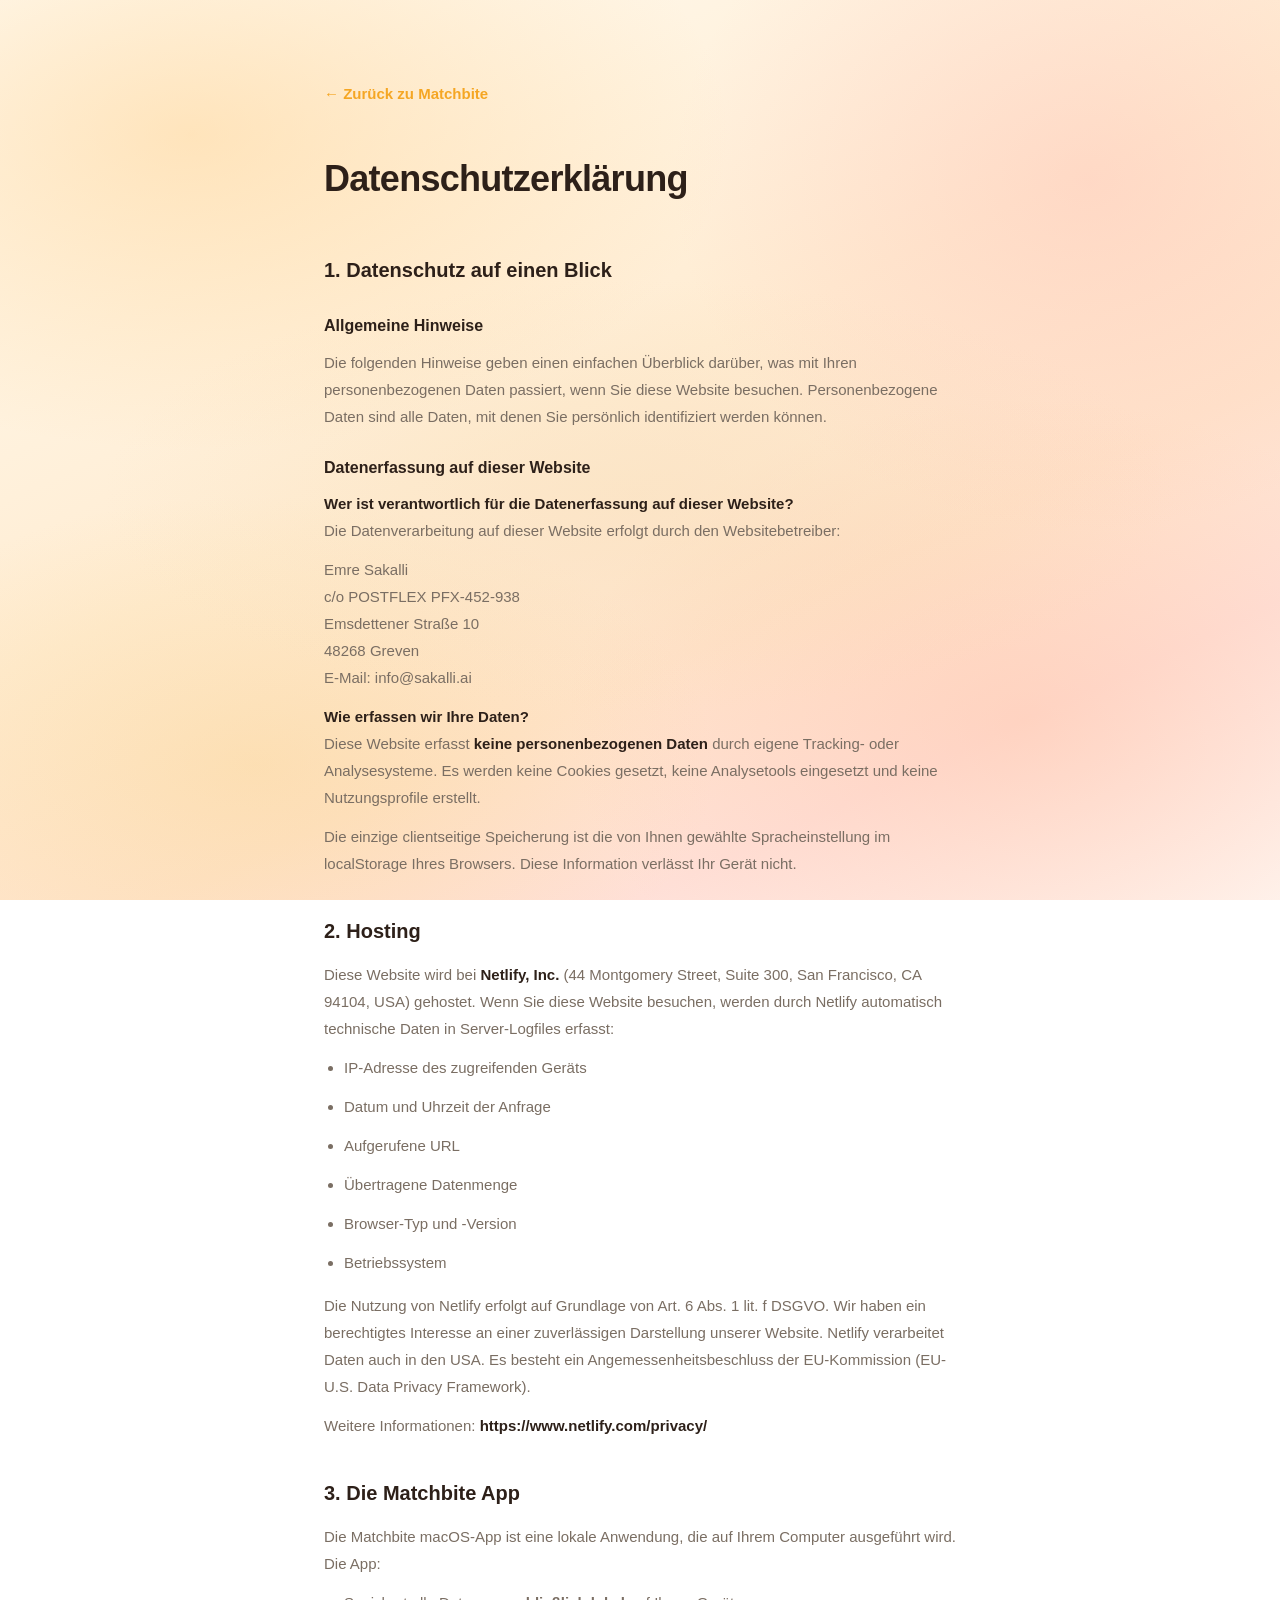
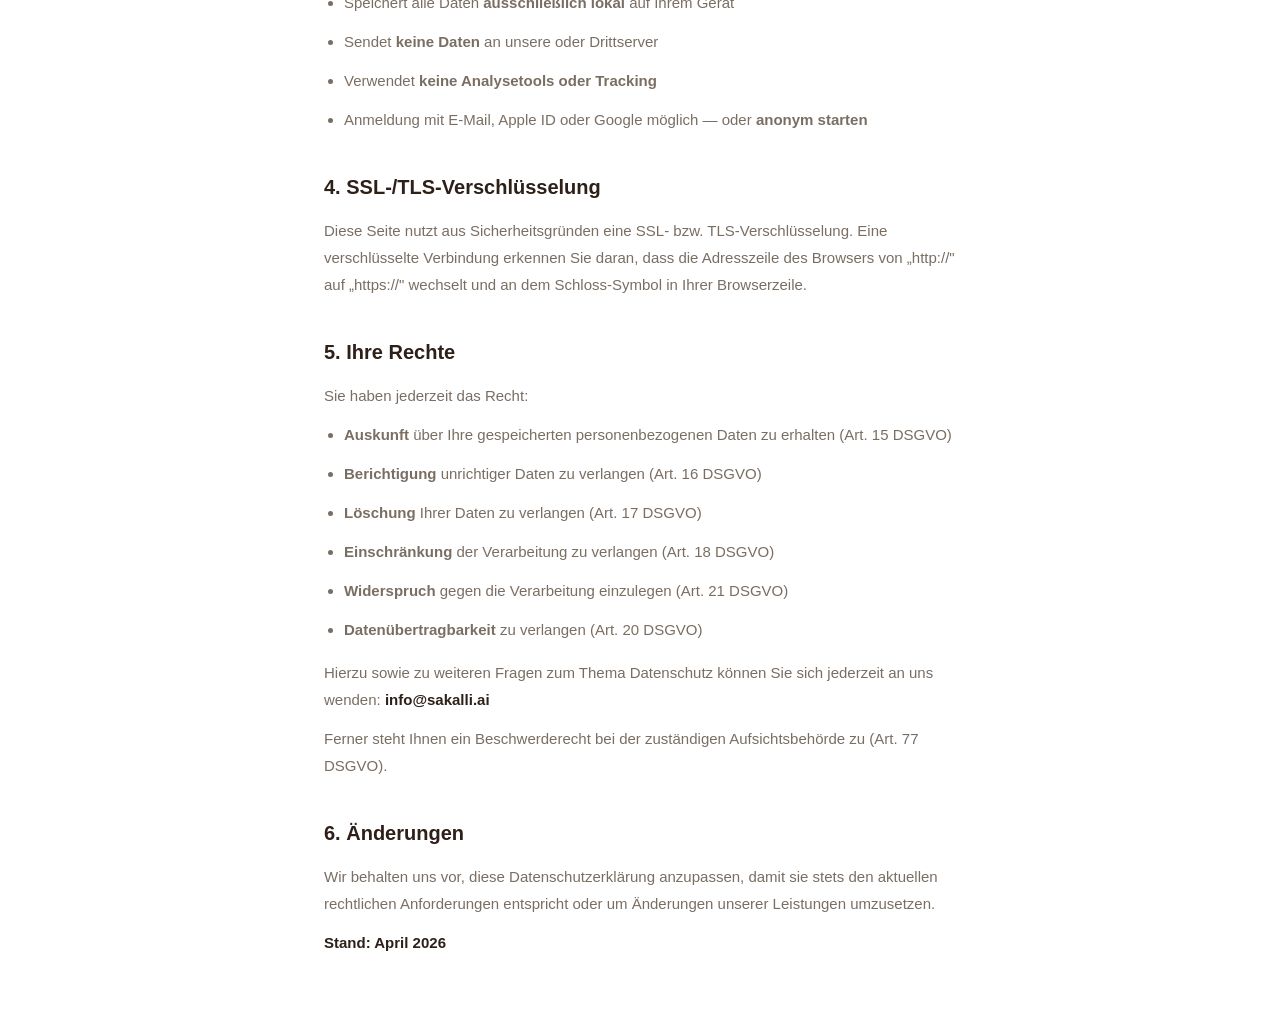
<file: datenschutz.html>
<!DOCTYPE html>
<html lang="de">
<head>
    <meta charset="UTF-8">
    <meta name="viewport" content="width=device-width, initial-scale=1.0">
    <title>Datenschutzerklärung — Matchbite</title>
    <meta name="robots" content="noindex">
    <link rel="stylesheet" href="css/style.css">
    <link rel="icon" type="image/png" sizes="32x32" href="assets/favicon-32x32.png">
    <style>
        body { overflow: auto; height: auto; }
        .legal-page {
            max-width: 680px;
            margin: 0 auto;
            padding: 80px 24px 60px;
            line-height: 1.8;
        }
        .legal-page a.back {
            display: inline-block;
            margin-bottom: 40px;
            color: var(--amber);
            font-weight: 600;
            font-size: 15px;
        }
        .legal-page a.back:hover { text-decoration: underline; }
        .legal-page h1 {
            font-size: 36px;
            font-weight: 800;
            letter-spacing: -0.02em;
            margin-bottom: 40px;
        }
        .legal-page h2 {
            font-size: 20px;
            font-weight: 700;
            margin-top: 36px;
            margin-bottom: 12px;
        }
        .legal-page h3 {
            font-size: 16px;
            font-weight: 600;
            margin-top: 24px;
            margin-bottom: 8px;
        }
        .legal-page p, .legal-page li { margin-bottom: 12px; color: var(--text-muted); font-size: 15px; }
        .legal-page p strong { color: var(--text-dark); }
        .legal-page ul { padding-left: 20px; margin-bottom: 16px; }
    </style>
</head>
<body>
    <div class="legal-page">
        <a href="/" class="back">&larr; Zurück zu Matchbite</a>
        <h1>Datenschutzerklärung</h1>

        <h2>1. Datenschutz auf einen Blick</h2>

        <h3>Allgemeine Hinweise</h3>
        <p>
            Die folgenden Hinweise geben einen einfachen Überblick darüber, was mit Ihren personenbezogenen Daten passiert, wenn Sie diese Website besuchen. Personenbezogene Daten sind alle Daten, mit denen Sie persönlich identifiziert werden können.
        </p>

        <h3>Datenerfassung auf dieser Website</h3>
        <p>
            <strong>Wer ist verantwortlich für die Datenerfassung auf dieser Website?</strong><br>
            Die Datenverarbeitung auf dieser Website erfolgt durch den Websitebetreiber:
        </p>
        <p>
            Emre Sakalli<br>
            c/o POSTFLEX PFX-452-938<br>
            Emsdettener Straße 10<br>
            48268 Greven<br>
            E-Mail: info@sakalli.ai
        </p>

        <p>
            <strong>Wie erfassen wir Ihre Daten?</strong><br>
            Diese Website erfasst <strong>keine personenbezogenen Daten</strong> durch eigene Tracking- oder Analysesysteme. Es werden keine Cookies gesetzt, keine Analysetools eingesetzt und keine Nutzungsprofile erstellt.
        </p>
        <p>
            Die einzige clientseitige Speicherung ist die von Ihnen gewählte Spracheinstellung im localStorage Ihres Browsers. Diese Information verlässt Ihr Gerät nicht.
        </p>

        <h2>2. Hosting</h2>
        <p>
            Diese Website wird bei <strong>Netlify, Inc.</strong> (44 Montgomery Street, Suite 300, San Francisco, CA 94104, USA) gehostet. Wenn Sie diese Website besuchen, werden durch Netlify automatisch technische Daten in Server-Logfiles erfasst:
        </p>
        <ul>
            <li>IP-Adresse des zugreifenden Geräts</li>
            <li>Datum und Uhrzeit der Anfrage</li>
            <li>Aufgerufene URL</li>
            <li>Übertragene Datenmenge</li>
            <li>Browser-Typ und -Version</li>
            <li>Betriebssystem</li>
        </ul>
        <p>
            Die Nutzung von Netlify erfolgt auf Grundlage von Art. 6 Abs. 1 lit. f DSGVO. Wir haben ein berechtigtes Interesse an einer zuverlässigen Darstellung unserer Website. Netlify verarbeitet Daten auch in den USA. Es besteht ein Angemessenheitsbeschluss der EU-Kommission (EU-U.S. Data Privacy Framework).
        </p>
        <p>
            Weitere Informationen: <strong>https://www.netlify.com/privacy/</strong>
        </p>

        <h2>3. Die Matchbite App</h2>
        <p>
            Die Matchbite macOS-App ist eine lokale Anwendung, die auf Ihrem Computer ausgeführt wird. Die App:
        </p>
        <ul>
            <li>Speichert alle Daten <strong>ausschließlich lokal</strong> auf Ihrem Gerät</li>
            <li>Sendet <strong>keine Daten</strong> an unsere oder Drittserver</li>
            <li>Verwendet <strong>keine Analysetools oder Tracking</strong></li>
            <li>Anmeldung mit E-Mail, Apple ID oder Google möglich — oder <strong>anonym starten</strong></li>
        </ul>

        <h2>4. SSL-/TLS-Verschlüsselung</h2>
        <p>
            Diese Seite nutzt aus Sicherheitsgründen eine SSL- bzw. TLS-Verschlüsselung. Eine verschlüsselte Verbindung erkennen Sie daran, dass die Adresszeile des Browsers von „http://" auf „https://" wechselt und an dem Schloss-Symbol in Ihrer Browserzeile.
        </p>

        <h2>5. Ihre Rechte</h2>
        <p>Sie haben jederzeit das Recht:</p>
        <ul>
            <li><strong>Auskunft</strong> über Ihre gespeicherten personenbezogenen Daten zu erhalten (Art. 15 DSGVO)</li>
            <li><strong>Berichtigung</strong> unrichtiger Daten zu verlangen (Art. 16 DSGVO)</li>
            <li><strong>Löschung</strong> Ihrer Daten zu verlangen (Art. 17 DSGVO)</li>
            <li><strong>Einschränkung</strong> der Verarbeitung zu verlangen (Art. 18 DSGVO)</li>
            <li><strong>Widerspruch</strong> gegen die Verarbeitung einzulegen (Art. 21 DSGVO)</li>
            <li><strong>Datenübertragbarkeit</strong> zu verlangen (Art. 20 DSGVO)</li>
        </ul>
        <p>
            Hierzu sowie zu weiteren Fragen zum Thema Datenschutz können Sie sich jederzeit an uns wenden: <strong>info@sakalli.ai</strong>
        </p>
        <p>
            Ferner steht Ihnen ein Beschwerderecht bei der zuständigen Aufsichtsbehörde zu (Art. 77 DSGVO).
        </p>

        <h2>6. Änderungen</h2>
        <p>
            Wir behalten uns vor, diese Datenschutzerklärung anzupassen, damit sie stets den aktuellen rechtlichen Anforderungen entspricht oder um Änderungen unserer Leistungen umzusetzen.
        </p>
        <p><strong>Stand: April 2026</strong></p>
    </div>
</body>
</html>
</file>
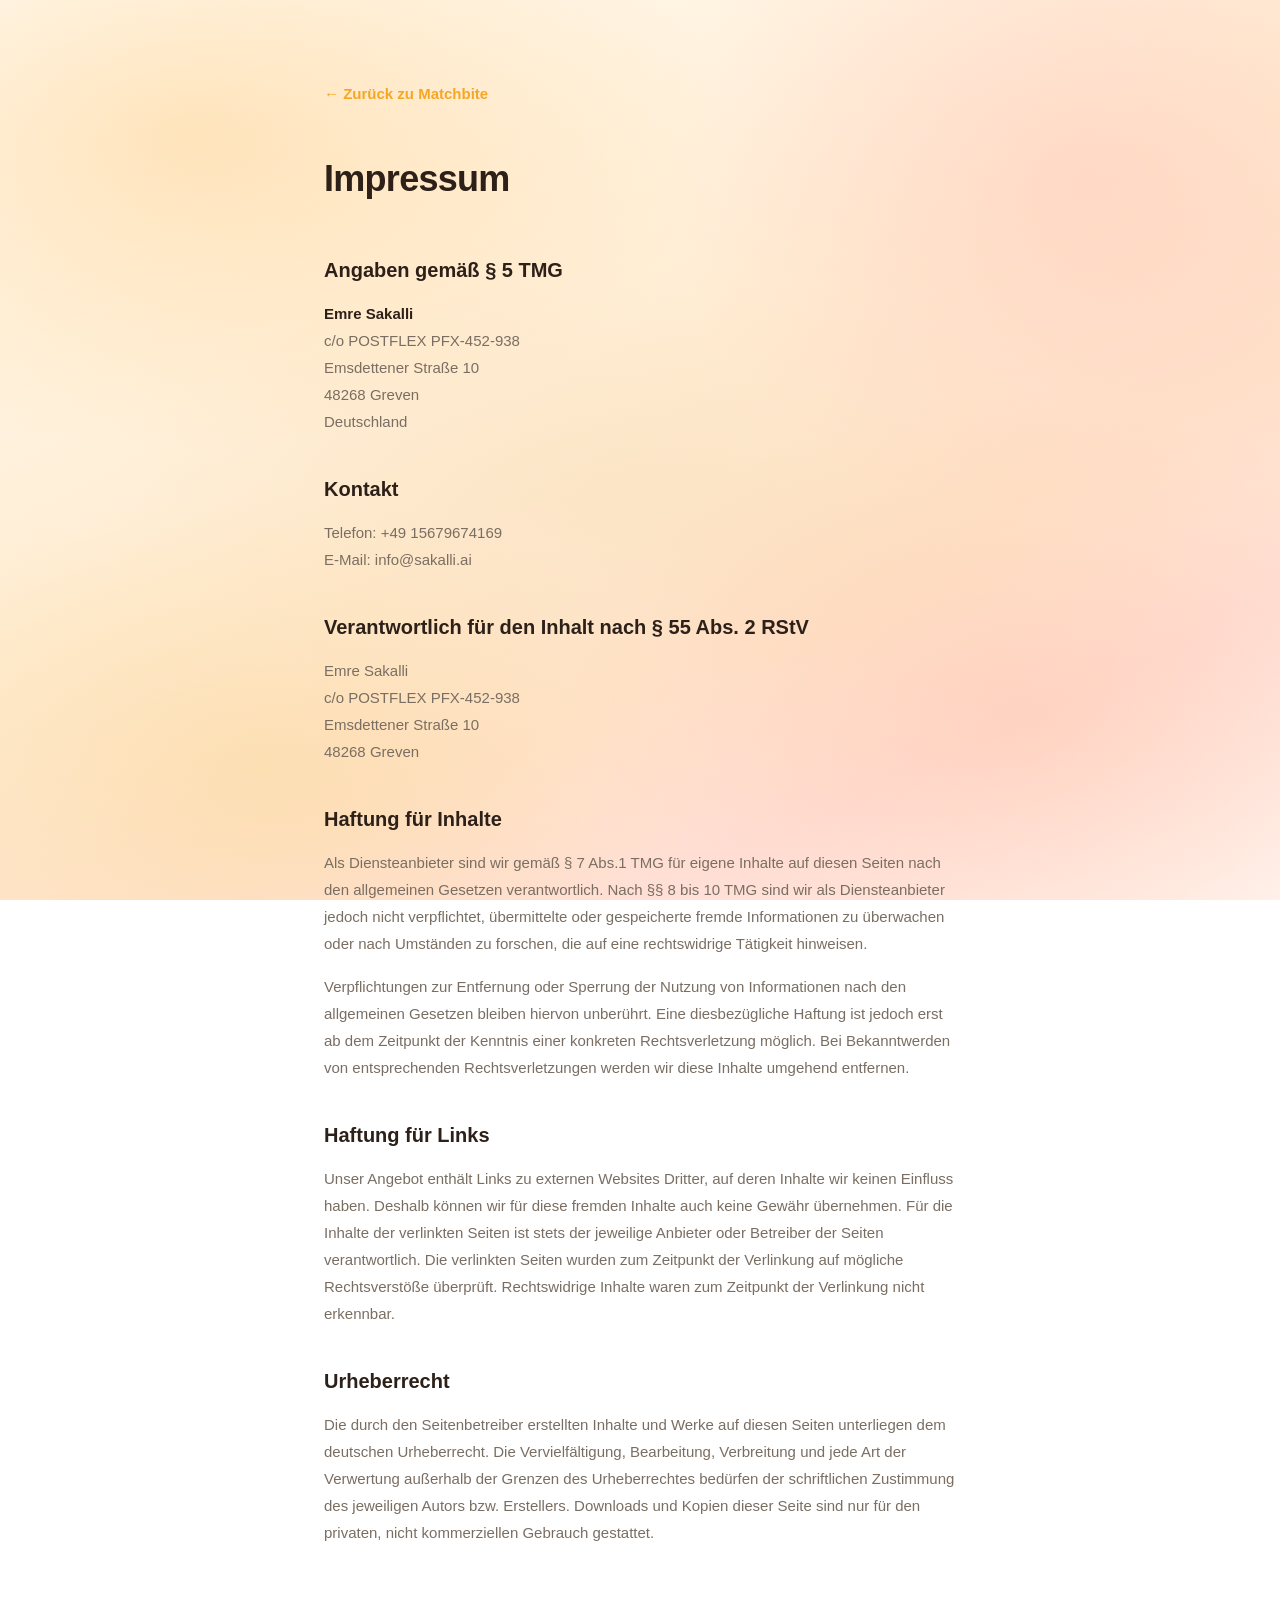
<file: impressum.html>
<!DOCTYPE html>
<html lang="de">
<head>
    <meta charset="UTF-8">
    <meta name="viewport" content="width=device-width, initial-scale=1.0">
    <title>Impressum — Matchbite</title>
    <meta name="robots" content="noindex">
    <link rel="stylesheet" href="css/style.css">
    <link rel="icon" type="image/png" sizes="32x32" href="assets/favicon-32x32.png">
    <style>
        body { overflow: auto; height: auto; }
        .legal-page {
            max-width: 680px;
            margin: 0 auto;
            padding: 80px 24px 60px;
            line-height: 1.8;
        }
        .legal-page a.back {
            display: inline-block;
            margin-bottom: 40px;
            color: var(--amber);
            font-weight: 600;
            font-size: 15px;
        }
        .legal-page a.back:hover { text-decoration: underline; }
        .legal-page h1 {
            font-size: 36px;
            font-weight: 800;
            letter-spacing: -0.02em;
            margin-bottom: 40px;
        }
        .legal-page h2 {
            font-size: 20px;
            font-weight: 700;
            margin-top: 36px;
            margin-bottom: 12px;
        }
        .legal-page p { margin-bottom: 16px; color: var(--text-muted); font-size: 15px; }
        .legal-page p strong { color: var(--text-dark); }
    </style>
</head>
<body>
    <div class="legal-page">
        <a href="/" class="back">&larr; Zurück zu Matchbite</a>
        <h1>Impressum</h1>

        <h2>Angaben gemäß § 5 TMG</h2>
        <p>
            <strong>Emre Sakalli</strong><br>
            c/o POSTFLEX PFX-452-938<br>
            Emsdettener Straße 10<br>
            48268 Greven<br>
            Deutschland
        </p>

        <h2>Kontakt</h2>
        <p>
            Telefon: +49 15679674169<br>
            E-Mail: info@sakalli.ai
        </p>

        <h2>Verantwortlich für den Inhalt nach § 55 Abs. 2 RStV</h2>
        <p>
            Emre Sakalli<br>
            c/o POSTFLEX PFX-452-938<br>
            Emsdettener Straße 10<br>
            48268 Greven
        </p>

        <h2>Haftung für Inhalte</h2>
        <p>
            Als Diensteanbieter sind wir gemäß § 7 Abs.1 TMG für eigene Inhalte auf diesen Seiten nach den allgemeinen Gesetzen verantwortlich. Nach §§ 8 bis 10 TMG sind wir als Diensteanbieter jedoch nicht verpflichtet, übermittelte oder gespeicherte fremde Informationen zu überwachen oder nach Umständen zu forschen, die auf eine rechtswidrige Tätigkeit hinweisen.
        </p>
        <p>
            Verpflichtungen zur Entfernung oder Sperrung der Nutzung von Informationen nach den allgemeinen Gesetzen bleiben hiervon unberührt. Eine diesbezügliche Haftung ist jedoch erst ab dem Zeitpunkt der Kenntnis einer konkreten Rechtsverletzung möglich. Bei Bekanntwerden von entsprechenden Rechtsverletzungen werden wir diese Inhalte umgehend entfernen.
        </p>

        <h2>Haftung für Links</h2>
        <p>
            Unser Angebot enthält Links zu externen Websites Dritter, auf deren Inhalte wir keinen Einfluss haben. Deshalb können wir für diese fremden Inhalte auch keine Gewähr übernehmen. Für die Inhalte der verlinkten Seiten ist stets der jeweilige Anbieter oder Betreiber der Seiten verantwortlich. Die verlinkten Seiten wurden zum Zeitpunkt der Verlinkung auf mögliche Rechtsverstöße überprüft. Rechtswidrige Inhalte waren zum Zeitpunkt der Verlinkung nicht erkennbar.
        </p>

        <h2>Urheberrecht</h2>
        <p>
            Die durch den Seitenbetreiber erstellten Inhalte und Werke auf diesen Seiten unterliegen dem deutschen Urheberrecht. Die Vervielfältigung, Bearbeitung, Verbreitung und jede Art der Verwertung außerhalb der Grenzen des Urheberrechtes bedürfen der schriftlichen Zustimmung des jeweiligen Autors bzw. Erstellers. Downloads und Kopien dieser Seite sind nur für den privaten, nicht kommerziellen Gebrauch gestattet.
        </p>
    </div>
</body>
</html>
</file>
<file: css/style.css>
/* ===== VARIABLES ===== */
:root {
    --amber: #F5A623;
    --amber-light: #FFECD2;
    --amber-dark: #D4891A;
    --coral: #FF6B6B;
    --bg-cream: #FFFDF9;
    --bg-warm: #FFF8F0;
    --bg-gradient: linear-gradient(135deg, #FFF8F0 0%, #FFECD2 50%, #FFE0E0 100%);
    --text-dark: #2D2019;
    --text-muted: #7A6E63;
    --text-light: #A89888;
    --white: #FFFFFF;
    --shadow-sm: 0 2px 8px rgba(45, 32, 25, 0.06);
    --shadow-md: 0 4px 20px rgba(45, 32, 25, 0.1);
    --shadow-lg: 0 8px 40px rgba(45, 32, 25, 0.12);
    --shadow-glow: 0 4px 30px rgba(245, 166, 35, 0.3);
    --radius-sm: 8px;
    --radius-md: 12px;
    --radius-lg: 20px;
    --transition: 0.3s cubic-bezier(0.4, 0, 0.2, 1);
}

/* ===== RESET ===== */
*, *::before, *::after { margin: 0; padding: 0; box-sizing: border-box; }
html {
    -webkit-text-size-adjust: 100%;
    scroll-behavior: smooth;
}
body {
    font-family: -apple-system, BlinkMacSystemFont, 'SF Pro Display', 'Segoe UI', Roboto, Helvetica, Arial, sans-serif;
    color: var(--text-dark);
    background:
        radial-gradient(ellipse 60% 50% at 15% 15%, rgba(255, 200, 120, 0.4) 0%, transparent 70%),
        radial-gradient(ellipse 50% 60% at 85% 20%, rgba(255, 160, 160, 0.25) 0%, transparent 65%),
        radial-gradient(ellipse 70% 40% at 50% 55%, rgba(245, 220, 180, 0.35) 0%, transparent 60%),
        radial-gradient(ellipse 55% 55% at 80% 80%, rgba(255, 180, 140, 0.3) 0%, transparent 65%),
        radial-gradient(ellipse 60% 50% at 20% 85%, rgba(245, 200, 100, 0.25) 0%, transparent 60%),
        linear-gradient(155deg, #FFFCF5 0%, #FFF3E0 25%, #FFECD2 45%, #FFE4CC 65%, #FFE0D8 80%, #FFF5F0 100%);
    background-attachment: fixed;
    line-height: 1.6;
    -webkit-font-smoothing: antialiased;
    -moz-osx-font-smoothing: grayscale;
}
img { max-width: 100%; height: auto; display: block; }
a { color: inherit; text-decoration: none; }
button { border: none; background: none; cursor: pointer; font: inherit; color: inherit; }

/* ===== AMBIENT BACKGROUND ===== */

/* Grain texture overlay */
.grain-overlay {
    position: fixed;
    inset: 0;
    z-index: 300;
    pointer-events: none;
    opacity: 0.3;
    mix-blend-mode: multiply;
    background-image: url("data:image/svg+xml,%3Csvg viewBox='0 0 256 256' xmlns='http://www.w3.org/2000/svg'%3E%3Cfilter id='n'%3E%3CfeTurbulence type='fractalNoise' baseFrequency='0.85' numOctaves='4' stitchTiles='stitch'/%3E%3C/filter%3E%3Crect width='100%25' height='100%25' filter='url(%23n)' opacity='1'/%3E%3C/svg%3E");
    background-repeat: repeat;
    background-size: 180px 180px;
}

/* Animated gradient orbs — living background */
.ambient-orbs {
    position: fixed;
    inset: 0;
    z-index: 50;
    pointer-events: none;
    overflow: hidden;
}

.ambient-orb {
    position: absolute;
    border-radius: 50%;
    filter: blur(80px);
    opacity: 0;
    will-change: transform, opacity;
    transition: opacity 1.5s ease;
}

.ambient-orbs.active .ambient-orb {
    opacity: 1;
}

.ambient-orb:nth-child(1) {
    width: 600px; height: 600px;
    background: radial-gradient(circle, rgba(245, 166, 35, 0.3) 0%, rgba(255, 200, 100, 0.1) 50%, transparent 70%);
    top: -10%; right: -5%;
    animation: orbFloat1 18s ease-in-out infinite;
}

.ambient-orb:nth-child(2) {
    width: 550px; height: 550px;
    background: radial-gradient(circle, rgba(255, 140, 100, 0.25) 0%, rgba(255, 180, 150, 0.08) 50%, transparent 70%);
    bottom: -8%; left: -5%;
    animation: orbFloat2 22s ease-in-out infinite;
}

.ambient-orb:nth-child(3) {
    width: 450px; height: 450px;
    background: radial-gradient(circle, rgba(255, 107, 107, 0.18) 0%, rgba(255, 160, 140, 0.06) 50%, transparent 70%);
    top: 40%; left: 30%;
    animation: orbFloat3 25s ease-in-out infinite;
}

.ambient-orb:nth-child(4) {
    width: 400px; height: 400px;
    background: radial-gradient(circle, rgba(245, 200, 80, 0.2) 0%, rgba(255, 220, 150, 0.06) 50%, transparent 70%);
    top: 15%; left: 55%;
    animation: orbFloat4 20s ease-in-out infinite;
}

@keyframes orbFloat1 {
    0%, 100% { transform: translate(0, 0) scale(1); }
    25% { transform: translate(-60px, 40px) scale(1.1); }
    50% { transform: translate(-30px, 80px) scale(0.95); }
    75% { transform: translate(40px, 30px) scale(1.05); }
}

@keyframes orbFloat2 {
    0%, 100% { transform: translate(0, 0) scale(1); }
    25% { transform: translate(50px, -30px) scale(1.08); }
    50% { transform: translate(80px, -60px) scale(0.92); }
    75% { transform: translate(20px, -40px) scale(1.12); }
}

@keyframes orbFloat3 {
    0%, 100% { transform: translate(0, 0) scale(1); }
    33% { transform: translate(-70px, -50px) scale(1.15); }
    66% { transform: translate(50px, 30px) scale(0.9); }
}

@keyframes orbFloat4 {
    0%, 100% { transform: translate(0, 0) scale(1); }
    33% { transform: translate(40px, 50px) scale(0.9); }
    66% { transform: translate(-50px, -30px) scale(1.1); }
}

/* Floating food emojis — parallax, scattered on sides */
.floating-foods {
    position: fixed;
    inset: 0;
    z-index: 0;
    pointer-events: none;
    overflow: hidden;
}

.floating-food {
    position: fixed;
    opacity: 0;
    filter: blur(1px);
    will-change: transform;
    transition: opacity 1.5s ease;
    user-select: none;
}

.floating-foods.active .floating-food {
    opacity: 1;
}

/* Scattered across entire viewport — avoiding nav area (left 200px) */
.floating-food:nth-child(1)  { font-size: 42px; top: 3%;   left: 18%;  opacity: 0.10; }
.floating-food:nth-child(2)  { font-size: 36px; top: 12%;  left: 40%;  opacity: 0.08; filter: blur(2px); }
.floating-food:nth-child(3)  { font-size: 48px; top: 25%;  left: 65%;  opacity: 0.10; }
.floating-food:nth-child(4)  { font-size: 34px; top: 8%;   left: 82%;  opacity: 0.09; filter: blur(2.5px); }
.floating-food:nth-child(5)  { font-size: 40px; top: 40%;  left: 20%;  opacity: 0.10; }
.floating-food:nth-child(6)  { font-size: 38px; top: 55%;  left: 50%;  opacity: 0.08; filter: blur(2px); }
.floating-food:nth-child(7)  { font-size: 44px; top: 70%;  left: 75%;  opacity: 0.10; }
.floating-food:nth-child(8)  { font-size: 36px; top: 85%;  left: 30%;  opacity: 0.09; filter: blur(1.8px); }
.floating-food:nth-child(9)  { font-size: 40px; top: 95%;  left: 60%;  opacity: 0.10; }
.floating-food:nth-child(10) { font-size: 34px; top: 18%;  left: 25%;  opacity: 0.08; filter: blur(2px); }
.floating-food:nth-child(11) { font-size: 46px; top: 35%;  left: 88%;  opacity: 0.10; }
.floating-food:nth-child(12) { font-size: 32px; top: 48%;  left: 35%;  opacity: 0.08; filter: blur(2.5px); }
.floating-food:nth-child(13) { font-size: 50px; top: 62%;  left: 90%;  opacity: 0.11; }
.floating-food:nth-child(14) { font-size: 38px; top: 78%;  left: 15%;  opacity: 0.09; filter: blur(1.5px); }
.floating-food:nth-child(15) { font-size: 36px; top: 30%;  left: 45%;  opacity: 0.08; }
.floating-food:nth-child(16) { font-size: 42px; top: 50%;  left: 72%;  opacity: 0.10; filter: blur(2px); }
.floating-food:nth-child(17) { font-size: 44px; top: 15%;  left: 55%;  opacity: 0.09; }
.floating-food:nth-child(18) { font-size: 30px; top: 88%;  left: 85%;  opacity: 0.08; filter: blur(2.5px); }

/* Mouse glow */
.cursor-glow {
    position: fixed;
    width: 400px; height: 400px;
    border-radius: 50%;
    background: radial-gradient(circle, rgba(245, 166, 35, 0.07) 0%, transparent 65%);
    pointer-events: none;
    z-index: 52;
    transform: translate(-50%, -50%);
    transition: opacity 0.4s ease;
    opacity: 0;
    will-change: left, top;
}

.cursor-glow.active {
    opacity: 1;
}

/* Reduced motion */
@media (prefers-reduced-motion: reduce) {
    .ambient-orb, .floating-food { animation: none !important; }
    .cursor-glow { display: none; }
    .grain-overlay { opacity: 0.15; }
    .section .section-title,
    .section .section-subtitle,
    .hero-content > *,
    .hero-visual,
    .problem-card,
    .step, .step-preview, .step-connector,
    .feature-card,
    .download-content {
        opacity: 1 !important;
        transform: none !important;
        filter: none !important;
        transition: none !important;
    }
}

/* ===== SECTIONS (normal flow, scrollable) ===== */
.section {
    position: relative;
    width: 100%;
    min-height: 100vh;
    display: flex;
    align-items: center;
    justify-content: center;
    padding: 80px 80px 80px 232px;
    z-index: 2;
    background: rgba(255, 252, 247, 0.45);
    backdrop-filter: blur(2px);
    -webkit-backdrop-filter: blur(2px);
}

.section-inner {
    width: 100%;
    max-width: 1100px;
    margin: 0 auto;
    position: relative;
    z-index: 3;
}

.section-center { text-align: center; }

/* ===== CONTENT REVEAL (scroll-triggered) ===== */

/* --- Titles: scale + blur from below --- */
.section .section-title {
    opacity: 0;
    transform: translateY(50px) scale(0.92);
    filter: blur(8px);
    transition: opacity 0.7s cubic-bezier(0.16, 1, 0.3, 1),
                transform 0.7s cubic-bezier(0.16, 1, 0.3, 1),
                filter 0.7s cubic-bezier(0.16, 1, 0.3, 1);
}
.section .section-subtitle {
    opacity: 0;
    transform: translateY(30px);
    filter: blur(4px);
    transition: opacity 0.6s cubic-bezier(0.16, 1, 0.3, 1),
                transform 0.6s cubic-bezier(0.16, 1, 0.3, 1),
                filter 0.6s cubic-bezier(0.16, 1, 0.3, 1);
}

/* --- Hero content: each child from left --- */
.hero-content > * {
    opacity: 0;
    transform: translateX(-40px) translateY(20px);
    filter: blur(6px);
    transition: opacity 0.65s cubic-bezier(0.16, 1, 0.3, 1),
                transform 0.65s cubic-bezier(0.16, 1, 0.3, 1),
                filter 0.65s cubic-bezier(0.16, 1, 0.3, 1);
}

/* --- Hero visual: scale up from right --- */
.hero-visual {
    opacity: 0;
    transform: translateX(60px) scale(0.85);
    filter: blur(8px);
    transition: opacity 0.8s cubic-bezier(0.16, 1, 0.3, 1),
                transform 0.8s cubic-bezier(0.16, 1, 0.3, 1),
                filter 0.8s cubic-bezier(0.16, 1, 0.3, 1);
}

/* --- Problem cards: pop up with rotation --- */
.problem-card {
    opacity: 0;
    transform: translateY(60px) scale(0.8) rotate(3deg);
    filter: blur(4px);
    transition: opacity 0.6s cubic-bezier(0.16, 1, 0.3, 1),
                transform 0.6s cubic-bezier(0.16, 1, 0.3, 1),
                filter 0.6s cubic-bezier(0.16, 1, 0.3, 1);
}
.problem-card:nth-child(even) {
    transform: translateY(60px) scale(0.8) rotate(-3deg);
}

/* --- Steps: slide from left --- */
.step, .step-preview {
    opacity: 0;
    transform: translateX(-50px) translateY(20px);
    filter: blur(6px);
    transition: opacity 0.6s cubic-bezier(0.16, 1, 0.3, 1),
                transform 0.6s cubic-bezier(0.16, 1, 0.3, 1),
                filter 0.6s cubic-bezier(0.16, 1, 0.3, 1);
}
.step-connector {
    opacity: 0;
    transform: scaleX(0);
    transition: opacity 0.4s ease, transform 0.5s cubic-bezier(0.16, 1, 0.3, 1);
}

/* --- Feature cards: scale up from center --- */
.feature-card {
    opacity: 0;
    transform: translateY(40px) scale(0.75);
    filter: blur(6px);
    transition: opacity 0.6s cubic-bezier(0.16, 1, 0.3, 1),
                transform 0.6s cubic-bezier(0.16, 1, 0.3, 1),
                filter 0.6s cubic-bezier(0.16, 1, 0.3, 1);
}

/* --- Download content: scale + blur --- */
.download-content {
    opacity: 0;
    transform: translateY(40px) scale(0.9);
    filter: blur(10px);
    transition: opacity 0.8s cubic-bezier(0.16, 1, 0.3, 1),
                transform 0.8s cubic-bezier(0.16, 1, 0.3, 1),
                filter 0.8s cubic-bezier(0.16, 1, 0.3, 1);
}

/* === IN-VIEW: everything resolves === */
.section.in-view .section-title {
    opacity: 1; transform: translateY(0) scale(1); filter: blur(0);
}
.section.in-view .section-subtitle {
    opacity: 1; transform: translateY(0); filter: blur(0);
    transition-delay: 0.12s;
}
.section.in-view .hero-content > * {
    opacity: 1; transform: translateX(0) translateY(0); filter: blur(0);
}
.section.in-view .hero-visual {
    opacity: 1; transform: translateX(0) scale(1); filter: blur(0);
}
.section.in-view .problem-card,
.section.in-view .problem-card:nth-child(even) {
    opacity: 1; transform: translateY(0) scale(1) rotate(0deg); filter: blur(0);
}
.section.in-view .step {
    opacity: 1; transform: translateX(0) translateY(0); filter: blur(0);
}
.section.in-view .step-connector {
    opacity: 1; transform: scaleX(1);
}
.section.in-view .feature-card {
    opacity: 1; transform: translateY(0) scale(1); filter: blur(0);
}
.section.in-view .download-content {
    opacity: 1; transform: translateY(0) scale(1); filter: blur(0);
}

/* === STAGGER DELAYS === */
.section.in-view .hero-content > *:nth-child(1) { transition-delay: 0.2s; }
.section.in-view .hero-content > *:nth-child(2) { transition-delay: 0.35s; }
.section.in-view .hero-content > *:nth-child(3) { transition-delay: 0.5s; }
.section.in-view .hero-content > *:nth-child(4) { transition-delay: 0.6s; }
.section.in-view .hero-visual { transition-delay: 0.4s; }

.section.in-view .problem-card:nth-child(1) { transition-delay: 0.15s; }
.section.in-view .problem-card:nth-child(2) { transition-delay: 0.25s; }
.section.in-view .problem-card:nth-child(3) { transition-delay: 0.35s; }
.section.in-view .problem-card:nth-child(4) { transition-delay: 0.45s; }

.section.in-view .step:nth-child(1) { transition-delay: 0.15s; }
.section.in-view .step-connector:nth-child(2) { transition-delay: 0.3s; }
.section.in-view .step:nth-child(3) { transition-delay: 0.35s; }
.section.in-view .step-connector:nth-child(4) { transition-delay: 0.5s; }
.section.in-view .step:nth-child(5) { transition-delay: 0.55s; }

.section.in-view .feature-card:nth-child(1) { transition-delay: 0.15s; }
.section.in-view .feature-card:nth-child(2) { transition-delay: 0.25s; }
.section.in-view .feature-card:nth-child(3) { transition-delay: 0.35s; }
.section.in-view .feature-card:nth-child(4) { transition-delay: 0.45s; }

/* ===== SIDE NAVIGATION ===== */
.side-nav {
    position: fixed;
    left: 0;
    top: 0;
    bottom: 0;
    width: 200px;
    display: flex;
    align-items: center;
    justify-content: center;
    z-index: 100;
    background: linear-gradient(90deg, rgba(255, 252, 245, 0.6) 0%, transparent 100%);
    backdrop-filter: blur(4px);
    -webkit-backdrop-filter: blur(4px);
}

.side-nav-roller {
    display: flex;
    flex-direction: column;
    align-items: flex-start;
    padding-left: 28px;
}

.side-nav-item {
    font-size: 12px;
    font-weight: 600;
    text-transform: uppercase;
    letter-spacing: 0.1em;
    color: var(--text-light);
    padding: 14px 0;
    border-top: 1px solid rgba(168, 152, 136, 0.15);
    white-space: nowrap;
    cursor: pointer;
    transition: all 0.4s cubic-bezier(0.4, 0, 0.2, 1);
    opacity: 0.4;
    transform: scale(0.9);
    transform-origin: left center;
}

.side-nav-item:first-child { border-top: none; }
.side-nav-item:last-child { border-bottom: 1px solid rgba(168, 152, 136, 0.15); }

.side-nav-item.active {
    font-size: 14px;
    font-weight: 800;
    color: var(--amber);
    opacity: 1;
    transform: scale(1);
    padding: 16px 0;
}

.side-nav-item.near {
    opacity: 0.55;
    transform: scale(0.95);
}

.side-nav-item:hover {
    opacity: 0.8;
}

/* ===== LANGUAGE SWITCHER ===== */
.lang-switcher {
    position: fixed;
    top: 24px;
    right: 24px;
    z-index: 200;
}

.lang-toggle {
    display: flex;
    align-items: center;
    gap: 5px;
    padding: 6px 12px;
    background: rgba(255, 253, 249, 0.8);
    backdrop-filter: blur(12px);
    -webkit-backdrop-filter: blur(12px);
    border-radius: 50px;
    font-size: 12px;
    font-weight: 600;
    transition: var(--transition);
    border: 1px solid rgba(245, 166, 35, 0.15);
}

.lang-toggle:hover {
    background: var(--white);
    border-color: var(--amber);
}

.lang-flag { font-size: 12px; font-weight: 700; color: var(--amber); }

.lang-dropdown {
    position: absolute;
    top: calc(100% + 6px);
    right: 0;
    background: var(--white);
    border-radius: var(--radius-md);
    box-shadow: var(--shadow-lg);
    padding: 4px;
    min-width: 150px;
    opacity: 0;
    visibility: hidden;
    transform: translateY(-6px);
    transition: var(--transition);
    border: 1px solid rgba(245, 166, 35, 0.1);
    max-height: 300px;
    overflow-y: auto;
}

.lang-dropdown.open { opacity: 1; visibility: visible; transform: translateY(0); }

.lang-option {
    display: block; width: 100%; padding: 7px 12px;
    text-align: left; font-size: 13px;
    border-radius: var(--radius-sm); transition: var(--transition);
}
.lang-option:hover { background: var(--amber-light); }
.lang-option.active { color: var(--amber); font-weight: 600; background: var(--amber-light); }

/* ===== BUTTONS ===== */
.btn {
    display: inline-flex; align-items: center; gap: 10px;
    font-weight: 600; border-radius: 50px;
    cursor: pointer; border: none;
    position: relative; overflow: hidden;
    transition: transform 0.3s cubic-bezier(0.16, 1, 0.3, 1), box-shadow 0.3s ease;
}
.btn-primary {
    background: linear-gradient(135deg, var(--amber) 0%, #F7B731 50%, var(--amber-dark) 100%);
    color: var(--white);
    box-shadow: 0 4px 15px rgba(245, 166, 35, 0.35);
}
.btn-primary::before {
    content: '';
    position: absolute;
    top: 0; left: -100%; width: 100%; height: 100%;
    background: linear-gradient(90deg, transparent, rgba(255,255,255,0.25), transparent);
    transition: left 0.5s ease;
}
.btn-primary:hover::before { left: 100%; }
.btn-primary:hover {
    transform: translateY(-3px) scale(1.02);
    box-shadow: 0 8px 30px rgba(245, 166, 35, 0.45);
}
.btn-primary:active { transform: translateY(0) scale(0.98); }
.btn-lg { padding: 16px 36px; font-size: 16px; }
.btn-xl { padding: 20px 48px; font-size: 18px; letter-spacing: 0.01em; }

/* ===== HERO ===== */
#hero .section-inner {
    display: grid;
    grid-template-columns: 1fr 1fr;
    gap: 80px;
    align-items: center;
}

.hero-badge {
    display: inline-flex; align-items: center; gap: 8px;
    padding: 8px 20px;
    background: rgba(245, 166, 35, 0.12);
    backdrop-filter: blur(8px);
    color: var(--amber-dark);
    border-radius: 50px; font-size: 13px; font-weight: 600;
    margin-bottom: 24px;
    border: 1px solid rgba(245, 166, 35, 0.15);
    letter-spacing: 0.02em;
}

.hero-title {
    font-size: clamp(38px, 5vw, 60px); font-weight: 800;
    line-height: 1.1; margin-bottom: 24px; letter-spacing: -0.03em;
    background: linear-gradient(135deg, var(--text-dark) 0%, #5A3E28 100%);
    -webkit-background-clip: text;
    -webkit-text-fill-color: transparent;
    background-clip: text;
}

.hero-subtitle {
    font-size: clamp(16px, 2vw, 19px); color: var(--text-muted);
    max-width: 480px; margin-bottom: 36px; line-height: 1.75;
}

.hero-actions { display: flex; flex-direction: column; align-items: flex-start; gap: 14px; }
.hero-meta { font-size: 13px; color: var(--text-light); letter-spacing: 0.02em; }
.hero-visual { display: flex; justify-content: center; }

/* ===== MOCKUP ===== */
.hero-phone-mockup {
    width: 320px; background: var(--white);
    border-radius: 24px;
    box-shadow:
        0 0 0 1px rgba(0,0,0,0.03),
        0 4px 8px rgba(0,0,0,0.04),
        0 12px 24px rgba(0,0,0,0.06),
        0 24px 48px rgba(45, 32, 25, 0.08),
        0 0 80px rgba(245, 166, 35, 0.08);
    overflow: visible;
    transform: perspective(1000px) rotateY(-6deg) rotateX(3deg);
    transition: transform 0.8s cubic-bezier(0.16, 1, 0.3, 1);
}
.hero-phone-mockup:hover {
    transform: perspective(1000px) rotateY(0deg) rotateX(0deg) translateY(-4px);
}

.mockup-menubar {
    background: linear-gradient(180deg, #F5F5F5, #EBEBEB);
    padding: 10px 14px; display: flex; justify-content: flex-end;
    border-radius: 24px 24px 0 0;
    border-bottom: 1px solid rgba(0,0,0,0.06);
}
.mockup-menubar-icons { display: flex; align-items: center; }
.mockup-app { padding: 28px; text-align: center; }
.mockup-header { display: flex; align-items: center; justify-content: center; gap: 12px; margin-bottom: 28px; }
.mockup-logo { border-radius: 12px; box-shadow: 0 2px 8px rgba(0,0,0,0.08); }
.mockup-title { font-size: 19px; font-weight: 700; letter-spacing: -0.01em; }
.mockup-card {
    background: linear-gradient(145deg, var(--bg-warm) 0%, #FFF5E8 100%);
    border-radius: 16px;
    padding: 36px 28px; margin-bottom: 24px;
    will-change: transform, opacity;
    border: 1px solid rgba(245, 166, 35, 0.08);
}
.mockup-food-emoji { font-size: 64px; margin-bottom: 10px; }
.mockup-food-name { font-size: 21px; font-weight: 700; letter-spacing: -0.01em; }
.mockup-actions { display: flex; justify-content: center; gap: 28px; }
.mockup-btn {
    width: 56px; height: 56px; border-radius: 50%;
    display: flex; align-items: center; justify-content: center;
    font-size: 24px; font-weight: bold;
}
.mockup-btn-no {
    background: linear-gradient(145deg, #FFF0F0, #FFE4E4);
    color: var(--coral); border: 2px solid rgba(255,107,107,0.2);
    cursor: pointer;
    transition: transform 0.3s cubic-bezier(0.16, 1, 0.3, 1), box-shadow 0.3s ease;
}
.mockup-btn-no:hover {
    transform: scale(1.18) rotate(-5deg);
    box-shadow: 0 6px 20px rgba(255,107,107,0.3);
}
.mockup-btn-no:active { transform: scale(0.92); }
.mockup-btn-yes {
    background: linear-gradient(145deg, #FFF7EC, #FFECD2);
    color: var(--amber); border: 2px solid rgba(245,166,35,0.2);
    cursor: pointer;
    transition: transform 0.3s cubic-bezier(0.16, 1, 0.3, 1), box-shadow 0.3s ease;
}
.mockup-btn-yes:hover {
    transform: scale(1.18) rotate(5deg);
    box-shadow: 0 6px 20px rgba(245,166,35,0.3);
}
.mockup-btn-yes:active { transform: scale(0.92); }

/* ===== SECTION TITLES ===== */
.section-title {
    font-size: clamp(30px, 4.5vw, 48px); font-weight: 800;
    margin-bottom: 14px; letter-spacing: -0.03em;
    background: linear-gradient(135deg, var(--text-dark) 0%, #5A3E28 100%);
    -webkit-background-clip: text;
    -webkit-text-fill-color: transparent;
    background-clip: text;
}
.section-subtitle {
    font-size: 18px; color: var(--text-muted);
    max-width: 520px; margin: 0 auto 52px;
    line-height: 1.7;
}

/* ===== PROBLEM ===== */
.problem-grid { display: grid; grid-template-columns: repeat(2,1fr); gap: 20px; max-width: 840px; margin: 0 auto; }
.problem-card {
    background: rgba(255, 255, 255, 0.7);
    backdrop-filter: blur(16px);
    -webkit-backdrop-filter: blur(16px);
    padding: 32px; border-radius: 20px;
    box-shadow: 0 1px 3px rgba(0,0,0,0.02), 0 4px 16px rgba(0,0,0,0.04);
    transition: transform 0.4s cubic-bezier(0.16, 1, 0.3, 1), box-shadow 0.4s ease;
    border: 1px solid rgba(245,166,35,0.06); text-align: left;
    position: relative; overflow: hidden;
}
.problem-card::before {
    content: ''; position: absolute;
    top: 0; left: 0; right: 0; height: 3px;
    background: linear-gradient(90deg, var(--amber), var(--coral));
    opacity: 0;
    transition: opacity 0.3s ease;
}
.problem-card:hover::before { opacity: 1; }
.problem-card:hover {
    transform: translateY(-6px);
    box-shadow: 0 8px 32px rgba(45, 32, 25, 0.1);
}
.problem-emoji { font-size: 40px; margin-bottom: 14px; }
.problem-quote {
    font-size: 15px; color: var(--text-muted); line-height: 1.7;
    font-style: italic; font-weight: 500;
}

/* ===== STEPS ===== */
.steps { display: flex; align-items: flex-start; justify-content: center; gap: 12px; }
.step {
    flex: 1; max-width: 280px; padding: 32px 28px;
    background: rgba(255, 255, 255, 0.5);
    border-radius: 20px;
    transition: transform 0.4s cubic-bezier(0.16, 1, 0.3, 1), background 0.3s ease;
}
.step:hover {
    background: rgba(255, 255, 255, 0.9);
    transform: translateY(-4px);
}
.step-number {
    display: inline-flex; align-items: center; justify-content: center;
    width: 44px; height: 44px;
    background: linear-gradient(135deg, var(--amber), #F7B731);
    color: var(--white);
    border-radius: 14px; font-size: 17px; font-weight: 700; margin-bottom: 18px;
    box-shadow: 0 4px 12px rgba(245, 166, 35, 0.3);
}
.step-title { font-size: 20px; font-weight: 700; margin-bottom: 10px; letter-spacing: -0.01em; }
.step-desc { font-size: 15px; color: var(--text-muted); line-height: 1.7; }
.step-connector {
    display: flex; align-items: center; padding-top: 48px;
    color: var(--amber);
}

/* Step preview */
.step-preview {
    margin-top: 14px;
    width: 120px; height: 100px;
    margin-left: auto;
    margin-right: auto;
    border-radius: 12px;
    overflow: hidden;
    box-shadow:
        0 2px 6px rgba(0,0,0,0.05),
        0 6px 16px rgba(0,0,0,0.06);
    background: var(--white);
    border: 1px solid rgba(245,166,35,0.08);
}
.step-preview img {
    width: 100%; height: 100%;
    display: block;
    object-fit: cover;
    object-position: center 25%;
    transition: transform 0.5s cubic-bezier(0.16, 1, 0.3, 1);
}
.step:hover .step-preview img {
    transform: scale(1.06);
}

/* ===== FEATURES ===== */
.features-grid {
    display: grid;
    grid-template-columns: repeat(2, 1fr);
    gap: 20px;
    max-width: 880px;
    margin: 0 auto;
}
.feature-card {
    background: rgba(255, 255, 255, 0.7);
    backdrop-filter: blur(16px);
    -webkit-backdrop-filter: blur(16px);
    padding: 28px; border-radius: 20px;
    box-shadow: 0 1px 3px rgba(0,0,0,0.02), 0 4px 16px rgba(0,0,0,0.04);
    transition: transform 0.4s cubic-bezier(0.16, 1, 0.3, 1), box-shadow 0.4s ease;
    border: 1px solid rgba(245,166,35,0.06);
    text-align: left;
    position: relative;
}
.feature-card:hover {
    transform: translateY(-5px);
    box-shadow: 0 12px 40px rgba(45, 32, 25, 0.1);
}

.feature-preview {
    width: 100%;
    border-radius: 12px;
    overflow: hidden;
    margin-bottom: 18px;
    background: linear-gradient(155deg, rgba(250,245,240,0.9) 0%, rgba(255,243,228,0.6) 100%);
    box-shadow: inset 0 1px 2px rgba(0,0,0,0.03);
    border: 1px solid rgba(245,166,35,0.05);
}
.feature-preview img {
    display: block;
    transition: transform 0.5s cubic-bezier(0.16, 1, 0.3, 1);
}
.feature-card:hover .feature-preview img {
    transform: scale(1.04);
}

/* Top row landscape */
.feature-card:nth-child(1) .feature-preview {
    height: 140px;
}
.feature-card:nth-child(1) .feature-preview img {
    width: 100%; height: 100%;
    object-fit: cover;
    object-position: center top;
    border-radius: 8px;
}

.feature-card:nth-child(2) .feature-preview {
    height: 120px;
    display: flex;
    align-items: center;
    justify-content: center;
    padding: 8px;
}
.feature-card:nth-child(2) .feature-preview img {
    width: 100%; height: auto;
    object-fit: contain;
    border-radius: 10px;
    box-shadow: 0 2px 14px rgba(0,0,0,0.07);
}

/* Bottom row portrait */
.feature-card:nth-child(3) .feature-preview,
.feature-card:nth-child(4) .feature-preview {
    height: auto;
    display: flex;
    align-items: center;
    justify-content: center;
    padding: 16px;
}
.feature-card:nth-child(3) .feature-preview img,
.feature-card:nth-child(4) .feature-preview img {
    width: auto;
    max-width: 100%;
    height: auto;
    max-height: 220px;
    object-fit: contain;
    border-radius: 12px;
    box-shadow:
        0 0 0 1px rgba(0,0,0,0.04),
        0 4px 12px rgba(0,0,0,0.06),
        0 12px 28px rgba(0,0,0,0.06);
}

.feature-card h3 { font-size: 18px; font-weight: 700; margin-bottom: 8px; letter-spacing: -0.01em; }
.feature-card p { font-size: 14px; color: var(--text-muted); line-height: 1.7; }

/* Wide feature card */
.feature-card-wide {
    grid-column: 1 / -1;
}
.feature-wide-layout {
    display: flex;
    align-items: center;
    gap: 28px;
}
.feature-wide-layout .feature-preview {
    flex-shrink: 0;
    width: 160px; height: 140px;
    margin-bottom: 0;
}
.feature-preview-match img {
    object-fit: cover;
    object-position: center 30%;
    padding: 0 !important;
}
.feature-wide-text {
    flex: 1;
    text-align: left;
}

/* ===== FAQ ===== */
.faq-list {
    max-width: 720px;
    margin: 0 auto;
    display: flex;
    flex-direction: column;
    gap: 12px;
}

.faq-item {
    background: rgba(255, 255, 255, 0.7);
    backdrop-filter: blur(16px);
    -webkit-backdrop-filter: blur(16px);
    border-radius: 16px;
    box-shadow: 0 1px 3px rgba(0,0,0,0.02), 0 4px 16px rgba(0,0,0,0.04);
    border: 1px solid rgba(245,166,35,0.06);
    overflow: hidden;
    transition: box-shadow 0.3s ease, transform 0.3s ease;
}

.faq-item:hover {
    box-shadow: 0 4px 20px rgba(45, 32, 25, 0.08);
}

.faq-question {
    width: 100%;
    display: flex;
    align-items: center;
    justify-content: space-between;
    gap: 16px;
    padding: 22px 28px;
    font-size: 16px;
    font-weight: 600;
    color: var(--text-dark);
    text-align: left;
    cursor: pointer;
    transition: color 0.3s ease;
    background: none;
    border: none;
    font-family: inherit;
}

.faq-question:hover {
    color: var(--amber-dark);
}

.faq-chevron {
    flex-shrink: 0;
    color: var(--text-light);
    transition: transform 0.3s cubic-bezier(0.4, 0, 0.2, 1), color 0.3s ease;
}

.faq-item.open .faq-chevron {
    transform: rotate(180deg);
    color: var(--amber);
}

.faq-answer {
    max-height: 0;
    overflow: hidden;
    transition: max-height 0.4s cubic-bezier(0.4, 0, 0.2, 1), padding 0.3s ease;
    padding: 0 28px;
}

.faq-item.open .faq-answer {
    max-height: 200px;
    padding: 0 28px 22px;
}

.faq-answer p {
    font-size: 15px;
    color: var(--text-muted);
    line-height: 1.7;
}

/* ===== DOWNLOAD ===== */
.download-content { display: flex; flex-direction: column; align-items: center; position: relative; }
.download-logo {
    border-radius: 28px;
    box-shadow:
        0 4px 12px rgba(0,0,0,0.06),
        0 16px 40px rgba(245, 166, 35, 0.15);
    margin-bottom: 36px;
    animation: logoFloat 5s ease-in-out infinite;
}
.download-title {
    font-size: clamp(26px,4vw,40px); font-weight: 800;
    margin-bottom: 18px; letter-spacing: -0.03em; line-height: 1.3;
    background: linear-gradient(135deg, var(--text-dark) 0%, #5A3E28 100%);
    -webkit-background-clip: text;
    -webkit-text-fill-color: transparent;
    background-clip: text;
}
.download-subtitle { font-size: 18px; color: var(--text-muted); margin-bottom: 40px; line-height: 1.7; }
.download-meta {
    display: inline-block; margin-top: 18px;
    font-size: 13px; color: var(--text-light);
    padding: 6px 16px;
    background: rgba(255,255,255,0.5);
    border-radius: 50px;
    letter-spacing: 0.02em;
}

/* ===== DOWNLOAD SECTION LAYOUT ===== */
#download .section-inner {
    display: flex;
    flex-direction: column;
    min-height: calc(100vh - 160px);
}
#download .download-content {
    flex: 1;
    justify-content: center;
}

/* ===== FOOTER ===== */
.footer {
    width: 100%;
    padding: 24px 40px;
    margin-top: auto;
    border-top: 1px solid rgba(168, 152, 136, 0.08);
}
.footer-inner { display: flex; align-items: center; justify-content: center; gap: 32px; flex-wrap: wrap; }
.footer-love { font-size: 13px; color: var(--text-light); letter-spacing: 0.02em; }
.footer-links { display: flex; gap: 24px; }
.footer-links a {
    font-size: 13px; color: var(--text-light);
    transition: color 0.3s ease;
    position: relative;
}
.footer-links a::after {
    content: ''; position: absolute;
    bottom: -2px; left: 0; width: 0; height: 1px;
    background: var(--amber);
    transition: width 0.3s ease;
}
.footer-links a:hover { color: var(--amber); }
.footer-links a:hover::after { width: 100%; }
.footer-signature { width: 100%; text-align: center; margin-top: 12px; font-size: 10px; letter-spacing: 0.02em; }
.footer-signature a { color: rgba(168, 152, 136, 0.4); text-decoration: none; transition: color 0.3s ease; }
.footer-signature a:hover { color: rgba(168, 152, 136, 0.7); }

@keyframes logoFloat {
    0%, 100% { transform: translateY(0) scale(1) rotate(0deg); }
    33% { transform: translateY(-8px) scale(1.02) rotate(1deg); }
    66% { transform: translateY(-4px) scale(1.01) rotate(-0.5deg); }
}

/* ===== RESPONSIVE ===== */
@media (max-width: 900px) {
    /* Remove frosted glass on sections — seamless background */
    .section {
        padding: 60px 24px;
        background: none;
        backdrop-filter: none;
        -webkit-backdrop-filter: none;
    }

    .side-nav { display: none; }

    #hero .section-inner {
        grid-template-columns: 1fr; text-align: center; gap: 40px;
    }
    .hero-subtitle { margin-left: auto; margin-right: auto; }
    .hero-actions { align-items: center; }
    .hero-phone-mockup { transform: none; margin: 0 auto; }
    .hero-phone-mockup:hover { transform: translateY(-4px); }
    .steps { flex-direction: column; align-items: center; }
    .step-connector { padding-top: 0; transform: rotate(90deg); }
    .problem-grid, .features-grid { grid-template-columns: 1fr; }

    /* Show food emojis on mobile — smaller but visible */
    .floating-food {
        display: block !important;
        font-size: 30px !important;
        opacity: 0.18 !important;
        filter: blur(0.5px) !important;
    }

    /* Reduce section min-height on mobile for tighter layout */
    .section { min-height: auto; padding-top: 80px; padding-bottom: 80px; }
    #hero { min-height: 100vh; }

    /* Download section layout fix */
    #download .section-inner { min-height: auto; }

    /* FAQ on mobile */
    .faq-question { padding: 18px 20px; font-size: 15px; }
    .faq-answer { padding: 0 20px; }
    .faq-item.open .faq-answer { padding: 0 20px 18px; }
}

@media (max-width: 480px) {
    .hero-title { font-size: 28px; }
    .btn-xl { padding: 16px 28px; font-size: 16px; }
    .problem-card, .feature-card { padding: 22px; }
    .hero-phone-mockup { width: 260px; }
    .section-title { font-size: 26px; }
    .step-number { width: 38px; height: 38px; border-radius: 12px; }

    .floating-food {
        font-size: 22px !important;
    }
}
</file>
